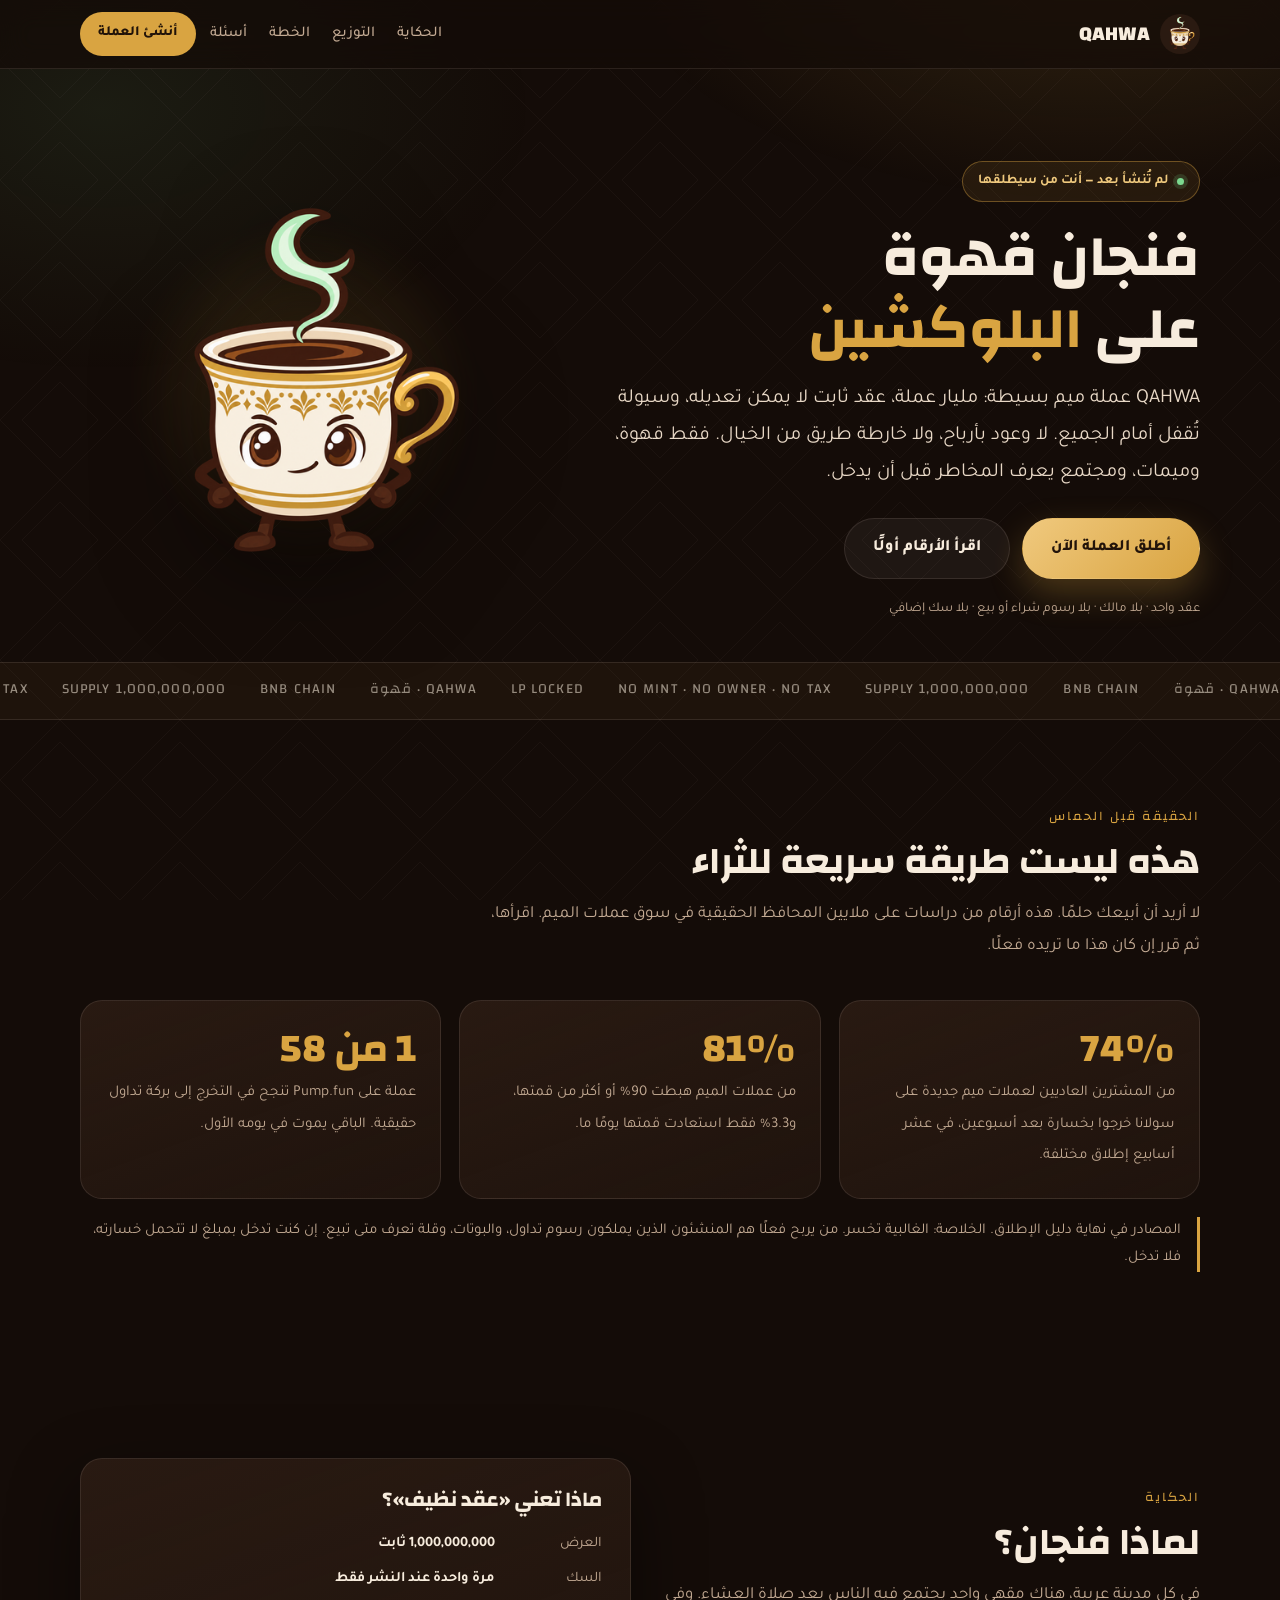
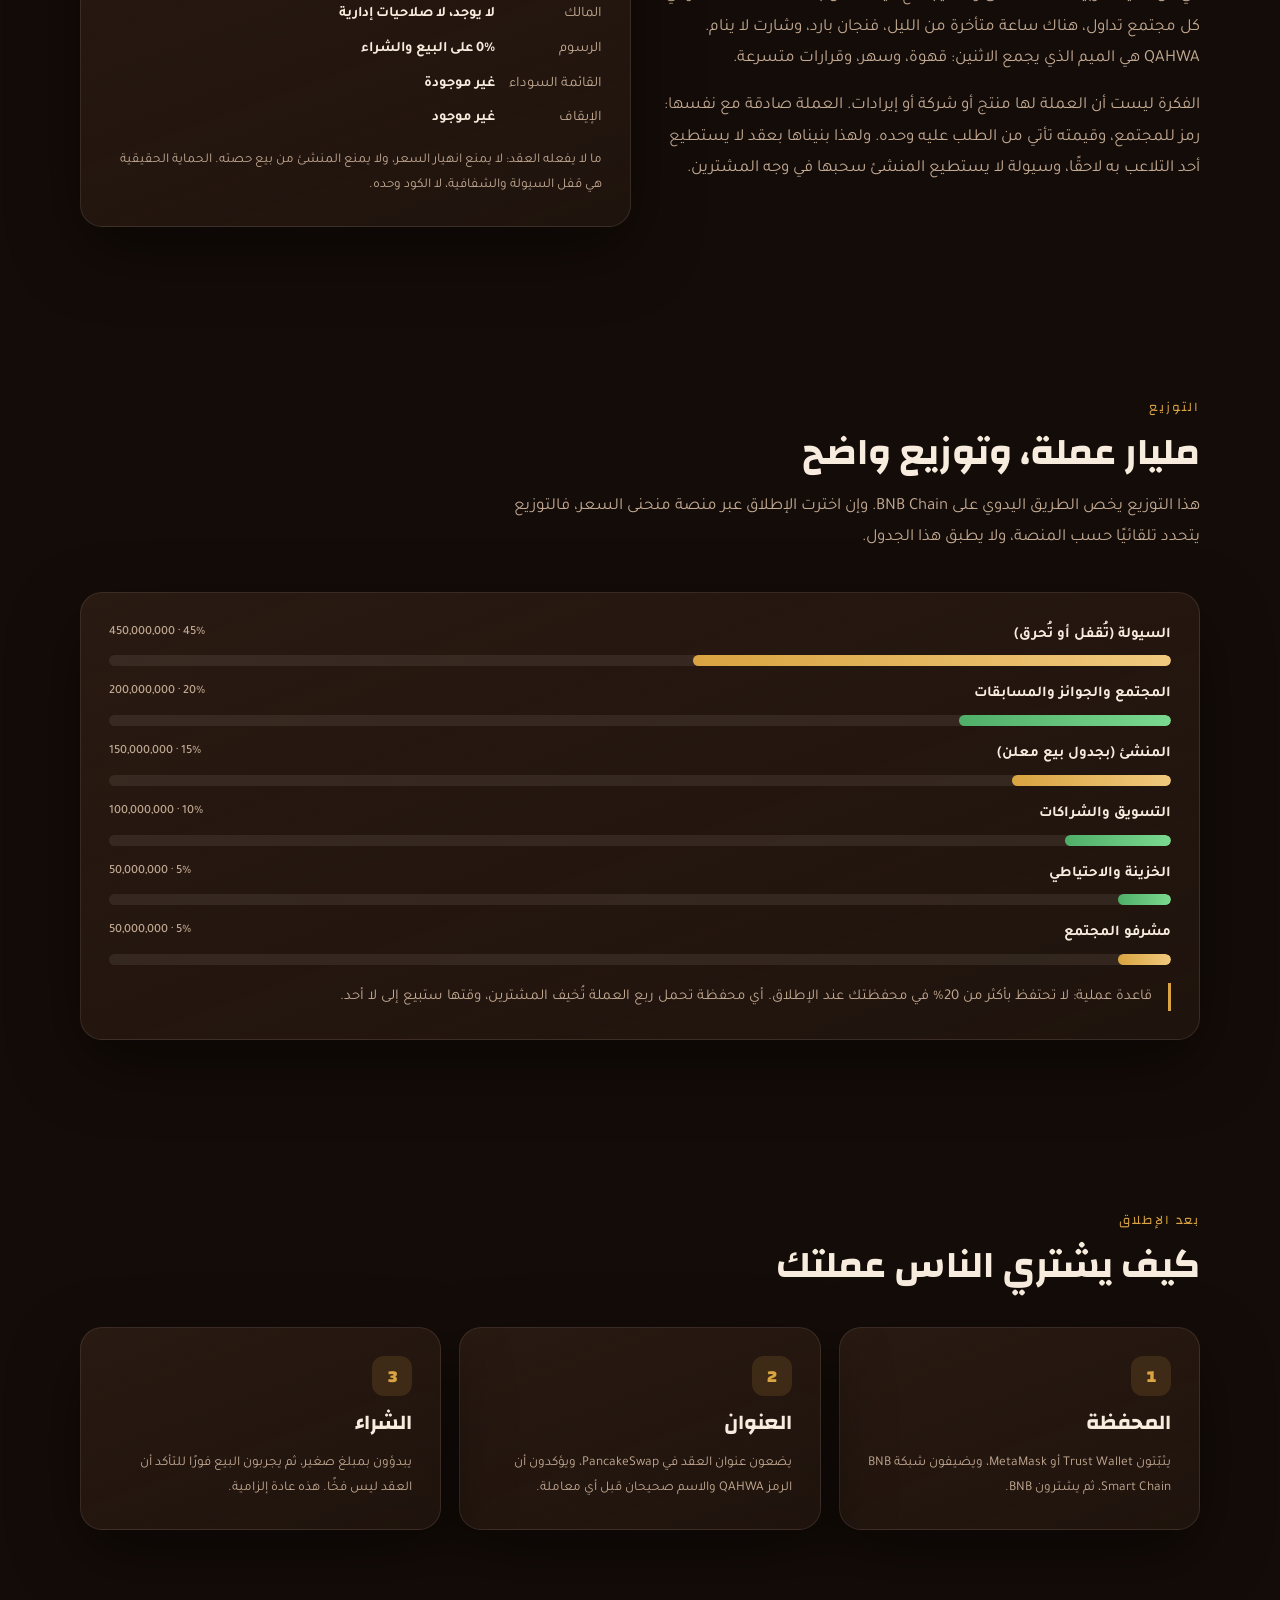
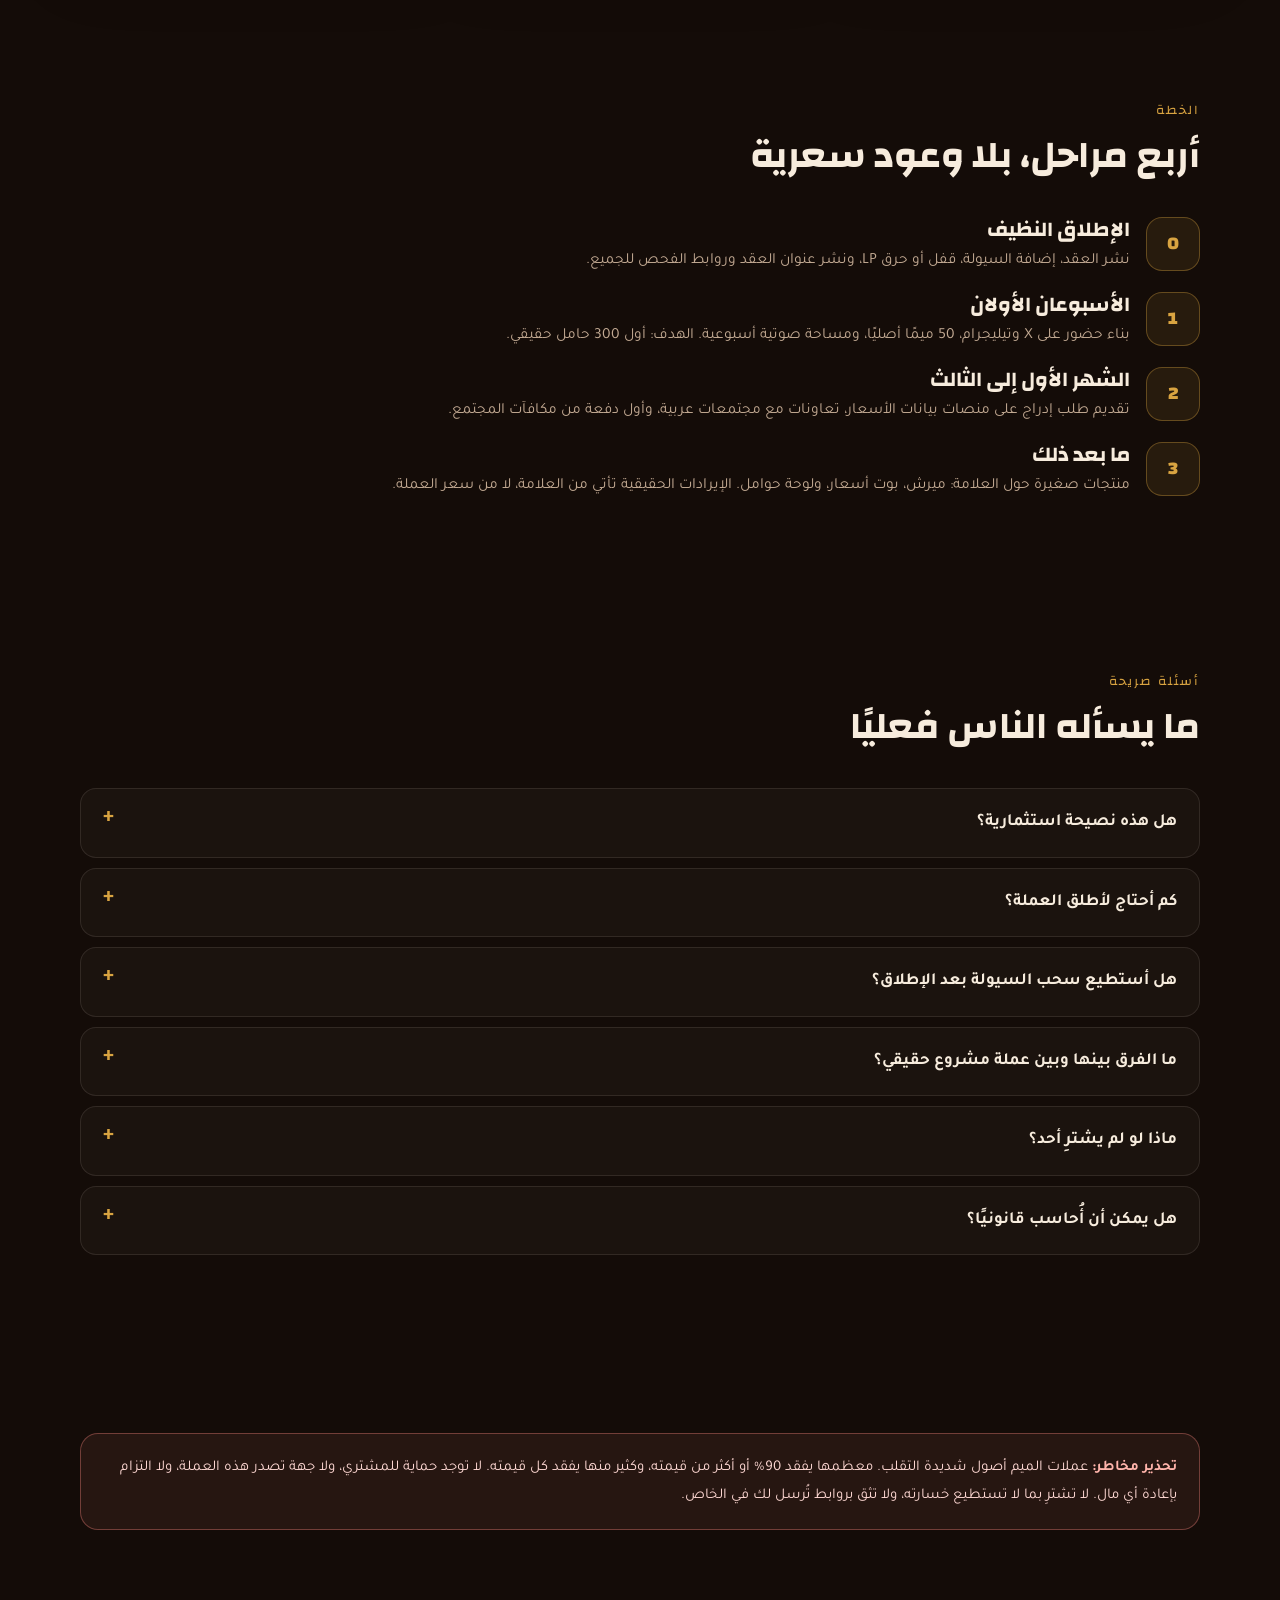
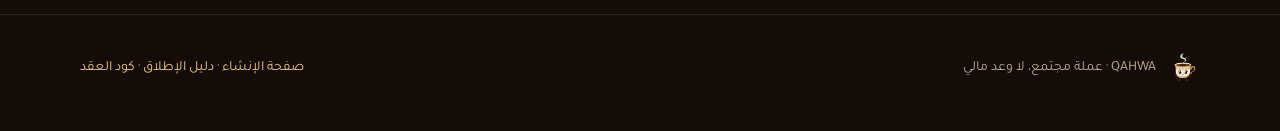
<file: index.html>
<!DOCTYPE html>
<html lang="ar" dir="rtl">
<head>
<meta charset="utf-8">
<meta name="viewport" content="width=device-width, initial-scale=1">
<title>QAHWA — عملة القهوة العربية</title>
<meta name="description" content="QAHWA عملة ميم على BNB Chain: عقد ثابت بلا مالك ولا سك إضافي، سيولة مقفلة، ومجتمع قهوة وشارت. اعرف المخاطر قبل أن تشتري.">
<meta property="og:title" content="QAHWA — عملة القهوة العربية">
<meta property="og:description" content="عملة ميم بعقد نظيف وسيولة مقفلة. القيمة تأتي من المجتمع، لا من الوعود.">
<meta property="og:image" content="https://files.manuscdn.com/user_upload_by_module/session_file/310519663857762102/jOclWRmcEulWExmc.png">
<meta name="theme-color" content="#140c08">
<link rel="icon" href="assets/logo.png">
<link rel="stylesheet" href="styles.css">
</head>
<body>

<nav class="nav">
  <div class="wrap nav-in">
    <a class="brand" href="index.html">
      <img src="assets/logo.png" alt="شعار QAHWA">
      <span>QAHWA</span>
    </a>
    <div class="nav-links">
      <a href="#story">الحكاية</a>
      <a href="#tokenomics">التوزيع</a>
      <a href="#roadmap">الخطة</a>
      <a href="#faq">أسئلة</a>
    </div>
    <a class="nav-cta" href="launch.html">أنشئ العملة</a>
  </div>
</nav>

<header class="hero">
  <div class="wrap hero-grid">
    <div>
      <div class="chip"><span class="dot"></span> لم تُنشأ بعد — أنت من سيطلقها</div>
      <h1>فنجان قهوة<br>على <span>البلوكشين</span></h1>
      <p class="lead">
        QAHWA عملة ميم بسيطة: مليار عملة، عقد ثابت لا يمكن تعديله،
        وسيولة تُقفل أمام الجميع. لا وعود بأرباح، ولا خارطة طريق من الخيال.
        فقط قهوة، وميمات، ومجتمع يعرف المخاطر قبل أن يدخل.
      </p>
      <div class="hero-actions">
        <a class="btn btn-primary" href="launch.html">أطلق العملة الآن</a>
        <a class="btn btn-ghost" href="#reality">اقرأ الأرقام أولًا</a>
      </div>
      <p class="small" style="margin:0">
        عقد واحد · بلا مالك · بلا رسوم شراء أو بيع · بلا سك إضافي
      </p>
    </div>
    <div class="hero-art">
      <img src="assets/logo.png" alt="فنجان QAHWA">
    </div>
  </div>
</header>

<div class="strip">
  <div class="strip-track">
    <span>QAHWA · قهوة</span><span>BNB CHAIN</span><span>1,000,000,000 SUPPLY</span>
    <span>NO MINT · NO OWNER · NO TAX</span><span>LP LOCKED</span>
    <span>QAHWA · قهوة</span><span>BNB CHAIN</span><span>1,000,000,000 SUPPLY</span>
    <span>NO MINT · NO OWNER · NO TAX</span><span>LP LOCKED</span>
  </div>
</div>

<section id="reality">
  <div class="wrap">
    <div class="section-head">
      <span class="eyebrow">الحقيقة قبل الحماس</span>
      <h2>هذه ليست طريقة سريعة للثراء</h2>
      <p>
        لا أريد أن أبيعك حلمًا. هذه أرقام من دراسات على ملايين المحافظ الحقيقية
        في سوق عملات الميم. اقرأها، ثم قرر إن كان هذا ما تريده فعلًا.
      </p>
    </div>
    <div class="grid-3">
      <div class="stat">
        <b>74%</b>
        <span>من المشترين العاديين لعملات ميم جديدة على سولانا خرجوا بخسارة بعد أسبوعين، في عشر أسابيع إطلاق مختلفة.</span>
      </div>
      <div class="stat">
        <b>81%</b>
        <span>من عملات الميم هبطت 90% أو أكثر من قمتها، و3.3% فقط استعادت قمتها يومًا ما.</span>
      </div>
      <div class="stat">
        <b>1 من 58</b>
        <span>عملة على Pump.fun تنجح في التخرج إلى بركة تداول حقيقية. الباقي يموت في يومه الأول.</span>
      </div>
    </div>
    <p class="note">
      المصادر في نهاية دليل الإطلاق. الخلاصة: الغالبية تخسر. من يربح فعلًا هم المنشئون
      الذين يملكون رسوم تداول، والبوتات، وقلة تعرف متى تبيع. إن كنت تدخل بمبلغ
      لا تتحمل خسارته، فلا تدخل.
    </p>
  </div>
</section>

<section id="story">
  <div class="wrap grid-2" style="align-items:center">
    <div>
      <span class="eyebrow">الحكاية</span>
      <h2>لماذا فنجان؟</h2>
      <p>
        في كل مدينة عربية، هناك مقهى واحد يجتمع فيه الناس بعد صلاة العشاء.
        وفي كل مجتمع تداول، هناك ساعة متأخرة من الليل، فنجان بارد، وشارت لا ينام.
        QAHWA هي الميم الذي يجمع الاثنين: قهوة، وسهر، وقرارات متسرعة.
      </p>
      <p>
        الفكرة ليست أن العملة لها منتج أو شركة أو إيرادات. العملة صادقة مع نفسها:
        رمز للمجتمع، وقيمته تأتي من الطلب عليه وحده. ولهذا بنيناها بعقد لا يستطيع
        أحد التلاعب به لاحقًا، وسيولة لا يستطيع المنشئ سحبها في وجه المشترين.
      </p>
    </div>
    <div class="card">
      <h3 style="margin-bottom:18px">ماذا تعني «عقد نظيف»؟</h3>
      <dl class="kv">
        <dt>العرض</dt><dd>1,000,000,000 ثابت</dd>
        <dt>السك</dt><dd>مرة واحدة عند النشر فقط</dd>
        <dt>المالك</dt><dd>لا يوجد، لا صلاحيات إدارية</dd>
        <dt>الرسوم</dt><dd>0% على البيع والشراء</dd>
        <dt>القائمة السوداء</dt><dd>غير موجودة</dd>
        <dt>الإيقاف</dt><dd>غير موجود</dd>
      </dl>
      <p class="small" style="margin-top:16px;margin-bottom:0">
        ما لا يفعله العقد: لا يمنع انهيار السعر، ولا يمنع المنشئ من بيع حصته.
        الحماية الحقيقية هي قفل السيولة والشفافية، لا الكود وحده.
      </p>
    </div>
  </div>
</section>

<section id="tokenomics">
  <div class="wrap">
    <div class="section-head">
      <span class="eyebrow">التوزيع</span>
      <h2>مليار عملة، وتوزيع واضح</h2>
      <p>
        هذا التوزيع يخص الطريق اليدوي على BNB Chain. وإن اخترت الإطلاق عبر منصة
        منحنى السعر، فالتوزيع يتحدد تلقائيًا حسب المنصة، ولا يطبق هذا الجدول.
      </p>
    </div>
    <div class="card">
      <div class="tokenomics">
        <div class="tok-row"><div class="tok-top"><span>السيولة (تُقفل أو تُحرق)</span><small>45% · 450,000,000</small></div><div class="bar"><i style="width:45%"></i></div></div>
        <div class="tok-row"><div class="tok-top"><span>المجتمع والجوائز والمسابقات</span><small>20% · 200,000,000</small></div><div class="bar mint"><i style="width:20%"></i></div></div>
        <div class="tok-row"><div class="tok-top"><span>المنشئ (بجدول بيع معلن)</span><small>15% · 150,000,000</small></div><div class="bar"><i style="width:15%"></i></div></div>
        <div class="tok-row"><div class="tok-top"><span>التسويق والشراكات</span><small>10% · 100,000,000</small></div><div class="bar mint"><i style="width:10%"></i></div></div>
        <div class="tok-row"><div class="tok-top"><span>الخزينة والاحتياطي</span><small>5% · 50,000,000</small></div><div class="bar mint"><i style="width:5%"></i></div></div>
        <div class="tok-row"><div class="tok-top"><span>مشرفو المجتمع</span><small>5% · 50,000,000</small></div><div class="bar"><i style="width:5%"></i></div></div>
      </div>
      <p class="note" style="margin-bottom:0">
        قاعدة عملية: لا تحتفظ بأكثر من 20% في محفظتك عند الإطلاق. أي محفظة تحمل
        ربع العملة تُخيف المشترين، وقتها ستبيع إلى لا أحد.
      </p>
    </div>
  </div>
</section>

<section id="buy">
  <div class="wrap">
    <div class="section-head">
      <span class="eyebrow">بعد الإطلاق</span>
      <h2>كيف يشتري الناس عملتك</h2>
    </div>
    <div class="grid-3">
      <div class="card">
        <div class="num">1</div>
        <h3>المحفظة</h3>
        <p class="small" style="margin:0">يثبّتون Trust Wallet أو MetaMask، ويضيفون شبكة BNB Smart Chain، ثم يشترون BNB.</p>
      </div>
      <div class="card">
        <div class="num">2</div>
        <h3>العنوان</h3>
        <p class="small" style="margin:0">يضعون عنوان العقد في PancakeSwap، ويؤكدون أن الرمز QAHWA والاسم صحيحان قبل أي معاملة.</p>
      </div>
      <div class="card">
        <div class="num">3</div>
        <h3>الشراء</h3>
        <p class="small" style="margin:0">يبدؤون بمبلغ صغير، ثم يجربون البيع فورًا للتأكد أن العقد ليس فخًا. هذه عادة إلزامية.</p>
      </div>
    </div>
  </div>
</section>

<section id="roadmap">
  <div class="wrap">
    <div class="section-head">
      <span class="eyebrow">الخطة</span>
      <h2>أربع مراحل، بلا وعود سعرية</h2>
    </div>
    <div class="timeline">
      <div class="tl-item">
        <div class="tl-badge">0</div>
        <div>
          <h3>الإطلاق النظيف</h3>
          <p>نشر العقد، إضافة السيولة، قفل أو حرق LP، ونشر عنوان العقد وروابط الفحص للجميع.</p>
        </div>
      </div>
      <div class="tl-item">
        <div class="tl-badge">1</div>
        <div>
          <h3>الأسبوعان الأولان</h3>
          <p>بناء حضور على X وتيليجرام، 50 ميمًا أصليًا، ومساحة صوتية أسبوعية. الهدف: أول 300 حامل حقيقي.</p>
        </div>
      </div>
      <div class="tl-item">
        <div class="tl-badge">2</div>
        <div>
          <h3>الشهر الأول إلى الثالث</h3>
          <p>تقديم طلب إدراج على منصات بيانات الأسعار، تعاونات مع مجتمعات عربية، وأول دفعة من مكافآت المجتمع.</p>
        </div>
      </div>
      <div class="tl-item">
        <div class="tl-badge">3</div>
        <div>
          <h3>ما بعد ذلك</h3>
          <p>منتجات صغيرة حول العلامة: ميرش، بوت أسعار، ولوحة حوامل. الإيرادات الحقيقية تأتي من العلامة، لا من سعر العملة.</p>
        </div>
      </div>
    </div>
  </div>
</section>

<section id="faq">
  <div class="wrap">
    <div class="section-head">
      <span class="eyebrow">أسئلة صريحة</span>
      <h2>ما يسأله الناس فعليًا</h2>
    </div>

    <details>
      <summary>هل هذه نصيحة استثمارية؟</summary>
      <p>لا. هذا محتوى تعليمي وأداة تقنية. العملات الرقمية عالية المخاطر، وعملات الميم هي الأعلى خطرًا بينها. لا تضع مالًا تحتاج إليه.</p>
    </details>

    <details>
      <summary>كم أحتاج لأطلق العملة؟</summary>
      <p>على BNB Chain: حوالي 5 دولارات غاز للنشر، ثم 10 إلى 30 دولارًا للسيولة الأولية. على Solana عبر Pump.fun: تكلفة الإنشاء صفر، وتحتاج دولارات قليلة من SOL للتداول الأول.</p>
    </details>

    <details>
      <summary>هل أستطيع سحب السيولة بعد الإطلاق؟</summary>
      <p>تقنيًا نعم إن لم تقفلها. ولهذا يقفلها المنشئون المحترمون أو يحرقونها فورًا. صفحة النشر هنا تمنحك رابط القفل مباشرة بعد الإنشاء.</p>
    </details>

    <details>
      <summary>ما الفرق بينها وبين عملة مشروع حقيقي؟</summary>
      <p>لا يوجد منتج يبيع خدمة، ولا إيرادات توزع على الحاملين. قيمة العملة هي ما يدفعه المشتري التالي فقط. هذا ليس عيبًا مخفيًا، بل تعريف العملة.</p>
    </details>

    <details>
      <summary>ماذا لو لم يشترِ أحد؟</summary>
      <p>تخسر تكاليف النشر والسيولة، وتبقى العملات في محفظتك بلا سوق. هذا هو السيناريو الأكثر احتمالًا إحصائيًا، وخطتك يجب أن تتحمله.</p>
    </details>

    <details>
      <summary>هل يمكن أن أُحاسب قانونيًا؟</summary>
      <p>نعم، إن وعدت بأرباح مضمونة، أو استخدمت أسماء مشاهير بلا إذن، أو ضخمت حجمًا وهميًا، أو بعت حصة كبيرة بعد ترويج مضلل. القواعد تختلف بين الدول، واستشر مختصًا في بلدك.</p>
    </details>
  </div>
</section>

<section>
  <div class="wrap">
    <div class="warn">
      <strong>تحذير مخاطر:</strong> عملات الميم أصول شديدة التقلب. معظمها يفقد 90% أو أكثر من قيمته،
      وكثير منها يفقد كل قيمته. لا توجد حماية للمشتري، ولا جهة تصدر هذه العملة، ولا التزام
      بإعادة أي مال. لا تشترِ بما لا تستطيع خسارته، ولا تثق بروابط تُرسل لك في الخاص.
    </div>
  </div>
</section>

<footer>
  <div class="wrap foot-in">
    <div style="display:flex;align-items:center;gap:10px">
      <img src="assets/logo.png" alt="" style="width:34px;height:34px;border-radius:50%">
      <span>QAHWA · عملة مجتمع، لا وعد مالي</span>
    </div>
    <div>
      <a href="launch.html">صفحة الإنشاء</a> ·
      <a href="guide.pdf">دليل الإطلاق</a> ·
      <a href="Qahwa.sol">كود العقد</a>
    </div>
  </div>
</footer>

</body>
</html>
</file>
<file: styles.css>
@import url('https://fonts.googleapis.com/css2?family=Changa:wght@600;700;800&family=Tajawal:wght@400;500;700;800&display=swap');

:root {
  --espresso: #140c08;
  --coffee: #1e120c;
  --card: #291a12;
  --card-2: #332116;
  --cream: #f7ecdd;
  --muted: #c3aa93;
  --gold: #d9a441;
  --gold-soft: #f0c97e;
  --mint: #7bd88f;
  --line: rgba(247, 236, 221, 0.1);
  --shadow: 0 24px 70px rgba(0, 0, 0, 0.45);
  --radius: 22px;
}

* { box-sizing: border-box; }

html { scroll-behavior: smooth; }

body {
  margin: 0;
  background: var(--espresso);
  color: var(--cream);
  font-family: 'Tajawal', system-ui, -apple-system, 'Segoe UI', sans-serif;
  font-size: 17px;
  line-height: 1.85;
  -webkit-font-smoothing: antialiased;
  overflow-x: hidden;
}

body::before {
  content: "";
  position: fixed;
  inset: 0;
  pointer-events: none;
  z-index: 0;
  background:
    radial-gradient(760px 420px at 85% -8%, rgba(217, 164, 65, 0.16), transparent 65%),
    radial-gradient(620px 380px at 8% 12%, rgba(123, 216, 143, 0.08), transparent 70%),
    url("data:image/svg+xml,%3Csvg xmlns='http://www.w3.org/2000/svg' width='120' height='120' viewBox='0 0 120 120'%3E%3Cg fill='none' stroke='%23f7ecdd' stroke-opacity='0.035' stroke-width='1'%3E%3Cpath d='M60 0l60 60-60 60L0 60z'/%3E%3Cpath d='M60 22l38 38-38 38-38-38z'/%3E%3C/g%3E%3C/svg%3E");
}

.wrap {
  position: relative;
  z-index: 1;
  width: min(1120px, calc(100% - 40px));
  margin: 0 auto;
}

a { color: var(--gold-soft); text-decoration: none; }
a:hover { color: var(--cream); }

h1, h2, h3, h4 {
  font-family: 'Changa', 'Tajawal', sans-serif;
  line-height: 1.25;
  margin: 0 0 14px;
  font-weight: 700;
  letter-spacing: 0;
}

h1 { font-size: clamp(34px, 6vw, 58px); }
h2 { font-size: clamp(26px, 4vw, 38px); }
h3 { font-size: 21px; }

p { margin: 0 0 16px; color: var(--muted); }

.lead { font-size: clamp(17px, 2.2vw, 20px); color: #e8d8c6; }

/* ---------- nav ---------- */
.nav {
  position: sticky;
  top: 0;
  z-index: 40;
  backdrop-filter: blur(14px);
  background: rgba(20, 12, 8, 0.72);
  border-bottom: 1px solid var(--line);
}

.nav-in {
  display: flex;
  align-items: center;
  gap: 14px;
  padding: 12px 0;
}

.brand {
  display: flex;
  align-items: center;
  gap: 10px;
  font-family: 'Changa', sans-serif;
  font-weight: 800;
  font-size: 20px;
  color: var(--cream);
}

.brand img { width: 40px; height: 40px; border-radius: 50%; background: #2a1a11; }

.nav-links {
  display: flex;
  gap: 22px;
  margin-inline-start: auto;
  font-size: 15px;
  font-weight: 500;
}

.nav-links a { color: var(--muted); }
.nav-links a:hover { color: var(--cream); }

.nav-cta {
  padding: 9px 18px;
  border-radius: 999px;
  background: var(--gold);
  color: #201208 !important;
  font-weight: 800;
  font-size: 14px;
  white-space: nowrap;
}

@media (max-width: 760px) {
  .nav-links { display: none; }
  .nav-cta { margin-inline-start: auto; }
}

/* ---------- hero ---------- */
.hero {
  padding: clamp(48px, 8vw, 92px) 0 40px;
}

.hero-grid {
  display: grid;
  grid-template-columns: 1.15fr 0.85fr;
  gap: clamp(24px, 5vw, 64px);
  align-items: center;
}

@media (max-width: 860px) {
  .hero-grid { grid-template-columns: 1fr; }
  .hero-art { order: -1; max-width: 320px; margin: 0 auto; }
}

.chip {
  display: inline-flex;
  align-items: center;
  gap: 8px;
  padding: 7px 15px;
  border: 1px solid rgba(217, 164, 65, 0.4);
  border-radius: 999px;
  background: rgba(217, 164, 65, 0.09);
  color: var(--gold-soft);
  font-size: 13.5px;
  font-weight: 700;
  margin-bottom: 20px;
}

.dot {
  width: 7px; height: 7px; border-radius: 50%;
  background: var(--mint);
  box-shadow: 0 0 0 4px rgba(123, 216, 143, 0.16);
}

.hero h1 span { color: var(--gold); }

.hero-actions {
  display: flex;
  flex-wrap: wrap;
  gap: 12px;
  margin: 26px 0 18px;
}

.btn {
  display: inline-flex;
  align-items: center;
  justify-content: center;
  gap: 9px;
  padding: 15px 28px;
  border-radius: 999px;
  border: 1px solid transparent;
  font-family: 'Tajawal', sans-serif;
  font-weight: 800;
  font-size: 16px;
  cursor: pointer;
  transition: transform .18s ease, box-shadow .18s ease, background .18s ease;
}

.btn:hover { transform: translateY(-2px); }

.btn-primary {
  background: linear-gradient(135deg, var(--gold-soft), var(--gold));
  color: #23140a;
  box-shadow: 0 14px 34px rgba(217, 164, 65, 0.28);
}

.btn-ghost {
  background: rgba(247, 236, 221, 0.05);
  border-color: var(--line);
  color: var(--cream);
}

.btn:disabled { opacity: .45; cursor: not-allowed; transform: none; }

.hero-art { position: relative; display: grid; place-items: center; }

.hero-art::after {
  content: "";
  position: absolute;
  width: 78%;
  aspect-ratio: 1;
  border-radius: 50%;
  background: radial-gradient(circle, rgba(217, 164, 65, 0.26), transparent 68%);
  filter: blur(18px);
  z-index: -1;
}

.hero-art img {
  width: 100%;
  max-width: 420px;
  filter: drop-shadow(0 26px 50px rgba(0, 0, 0, 0.55));
  animation: float 7s ease-in-out infinite;
}

@keyframes float {
  0%, 100% { transform: translateY(0) rotate(-1deg); }
  50% { transform: translateY(-14px) rotate(1deg); }
}

/* ---------- ticker strip ---------- */
.strip {
  border-block: 1px solid var(--line);
  background: rgba(217, 164, 65, 0.05);
  overflow: hidden;
  padding: 12px 0;
  white-space: nowrap;
}

.strip-track {
  display: inline-flex;
  gap: 34px;
  animation: slide 26s linear infinite;
  font-family: 'Changa', sans-serif;
  font-size: 14px;
  letter-spacing: .08em;
  color: rgba(247, 236, 221, 0.55);
}

@keyframes slide {
  from { transform: translateX(0); }
  to { transform: translateX(50%); }
}

/* ---------- sections ---------- */
section { padding: clamp(46px, 7vw, 84px) 0; position: relative; }

.section-head { max-width: 720px; margin-bottom: 38px; }
.section-head p { margin-bottom: 0; }

.eyebrow {
  font-family: 'Changa', sans-serif;
  font-size: 13px;
  letter-spacing: .16em;
  color: var(--gold);
  text-transform: uppercase;
  margin-bottom: 10px;
  display: block;
}

/* ---------- reality cards ---------- */
.grid-3 {
  display: grid;
  grid-template-columns: repeat(3, 1fr);
  gap: 18px;
}

@media (max-width: 860px) { .grid-3 { grid-template-columns: 1fr; } }

.stat {
  background: linear-gradient(160deg, var(--card), rgba(41, 26, 18, 0.55));
  border: 1px solid var(--line);
  border-radius: var(--radius);
  padding: 26px 24px;
}

.stat b {
  display: block;
  font-family: 'Changa', sans-serif;
  font-size: 40px;
  line-height: 1.1;
  color: var(--gold);
  margin-bottom: 6px;
}

.stat span { font-size: 15px; color: var(--muted); }

/* ---------- cards ---------- */
.card {
  background: linear-gradient(160deg, var(--card), rgba(41, 26, 18, 0.55));
  border: 1px solid var(--line);
  border-radius: var(--radius);
  padding: 28px;
  box-shadow: var(--shadow);
}

.grid-2 {
  display: grid;
  grid-template-columns: repeat(2, 1fr);
  gap: 18px;
}

@media (max-width: 860px) { .grid-2 { grid-template-columns: 1fr; } }

.num {
  display: grid;
  place-items: center;
  width: 40px; height: 40px;
  border-radius: 12px;
  background: rgba(217, 164, 65, 0.14);
  color: var(--gold);
  font-family: 'Changa', sans-serif;
  font-weight: 800;
  margin-bottom: 14px;
}

/* ---------- tokenomics ---------- */
.tokenomics { display: grid; gap: 14px; }

.tok-row { display: grid; gap: 7px; }

.tok-top {
  display: flex;
  justify-content: space-between;
  font-size: 15px;
  font-weight: 700;
  color: var(--cream);
}

.tok-top small { color: var(--muted); font-weight: 500; }

.bar {
  height: 11px;
  border-radius: 999px;
  background: rgba(247, 236, 221, 0.08);
  overflow: hidden;
}

.bar i {
  display: block;
  height: 100%;
  border-radius: 999px;
  background: linear-gradient(90deg, var(--gold), var(--gold-soft));
}

.bar.mint i { background: linear-gradient(90deg, #4fae68, var(--mint)); }

/* ---------- steps / roadmap ---------- */
.timeline { position: relative; display: grid; gap: 16px; }

.tl-item {
  display: grid;
  grid-template-columns: 54px 1fr;
  gap: 16px;
  align-items: start;
}

.tl-badge {
  width: 54px; height: 54px;
  display: grid; place-items: center;
  border-radius: 16px;
  border: 1px solid rgba(217, 164, 65, 0.35);
  background: rgba(217, 164, 65, 0.1);
  color: var(--gold);
  font-family: 'Changa', sans-serif;
  font-weight: 800;
  font-size: 18px;
}

.tl-item h3 { margin-bottom: 4px; }
.tl-item p { margin: 0; font-size: 15.5px; }

/* ---------- faq ---------- */
details {
  border: 1px solid var(--line);
  border-radius: 16px;
  background: rgba(247, 236, 221, 0.03);
  padding: 18px 22px;
  margin-bottom: 10px;
}

details summary {
  cursor: pointer;
  font-weight: 700;
  color: var(--cream);
  list-style: none;
  display: flex;
  justify-content: space-between;
  gap: 16px;
}

details summary::-webkit-details-marker { display: none; }
details summary::after { content: "+"; color: var(--gold); font-size: 22px; line-height: 1; }
details[open] summary::after { content: "−"; }
details p { margin: 12px 0 0; font-size: 15.5px; }

/* ---------- warning ---------- */
.warn {
  border: 1px solid rgba(255, 138, 128, 0.35);
  background: rgba(255, 138, 128, 0.08);
  border-radius: 18px;
  padding: 20px 22px;
  color: #ffd9d4;
  font-size: 15px;
}

.warn strong { color: #ffb4ab; }

.note {
  border-inline-start: 3px solid var(--gold);
  padding-inline-start: 16px;
  color: var(--muted);
  font-size: 15px;
  margin: 18px 0;
}

/* ---------- footer ---------- */
footer {
  border-top: 1px solid var(--line);
  padding: 36px 0 46px;
  font-size: 14px;
  color: var(--muted);
}

.foot-in { display: flex; flex-wrap: wrap; gap: 18px; align-items: center; justify-content: space-between; }

/* ---------- launch page ---------- */
.launch-head { padding: 34px 0 10px; text-align: center; }

.launch {
  max-width: 760px;
  margin: 0 auto 70px;
  display: grid;
  gap: 16px;
}

.step {
  border: 1px solid var(--line);
  border-radius: var(--radius);
  background: linear-gradient(160deg, var(--card), rgba(41, 26, 18, 0.5));
  padding: 22px;
  opacity: .55;
  transition: opacity .25s ease, border-color .25s ease;
}

.step.active { opacity: 1; border-color: rgba(217, 164, 65, 0.45); }
.step.done { opacity: 1; border-color: rgba(123, 216, 143, 0.4); }

.step-head { display: flex; align-items: center; gap: 12px; margin-bottom: 10px; }

.step-no {
  width: 30px; height: 30px;
  display: grid; place-items: center;
  border-radius: 50%;
  background: rgba(247, 236, 221, 0.08);
  font-size: 14px;
  font-weight: 800;
  color: var(--gold);
  flex: none;
}

.step.done .step-no { background: rgba(123, 216, 143, 0.16); color: var(--mint); }

.step-head h3 { margin: 0; font-size: 19px; }

.mono {
  font-family: ui-monospace, SFMono-Regular, Menlo, Consolas, monospace;
  direction: ltr;
  text-align: left;
  font-size: 13px;
  word-break: break-all;
  background: rgba(0, 0, 0, 0.35);
  border: 1px solid var(--line);
  border-radius: 12px;
  padding: 10px 12px;
  color: #e6d4bf;
}

.chain-grid { display: grid; grid-template-columns: 1fr 1fr; gap: 12px; }

@media (max-width: 620px) { .chain-grid { grid-template-columns: 1fr; } }

.chain {
  border: 1px solid var(--line);
  border-radius: 16px;
  padding: 16px;
  cursor: pointer;
  background: rgba(0, 0, 0, 0.18);
  transition: border-color .2s, background .2s;
}

.chain:hover { border-color: rgba(217, 164, 65, .4); }
.chain.sel { border-color: var(--gold); background: rgba(217, 164, 65, 0.09); }

.chain b { display: block; color: var(--cream); font-size: 16px; }
.chain small { color: var(--muted); font-size: 13px; }

.log {
  font-family: ui-monospace, monospace;
  direction: ltr;
  text-align: left;
  font-size: 12.5px;
  line-height: 1.7;
  background: #0d0704;
  border: 1px solid var(--line);
  border-radius: 14px;
  padding: 14px;
  max-height: 220px;
  overflow: auto;
  color: #b9e6c4;
  white-space: pre-wrap;
  display: none;
}

.log.show { display: block; }

.ok-box {
  border: 1px solid rgba(123, 216, 143, 0.45);
  background: rgba(123, 216, 143, 0.08);
  border-radius: var(--radius);
  padding: 22px;
  display: none;
}

.ok-box.show { display: block; }

.ok-box h3 { color: var(--mint); }

.row { display: flex; flex-wrap: wrap; gap: 10px; margin-top: 12px; }

.mini {
  padding: 10px 16px;
  border-radius: 999px;
  border: 1px solid var(--line);
  background: rgba(247, 236, 221, 0.05);
  color: var(--cream);
  font-size: 14px;
  font-weight: 700;
  cursor: pointer;
}

.mini:hover { border-color: var(--gold); }

.check {
  display: flex;
  gap: 10px;
  align-items: flex-start;
  font-size: 14.5px;
  color: var(--muted);
  margin: 6px 0;
}

.check input { margin-top: 6px; width: 18px; height: 18px; accent-color: var(--gold); flex: none; }

.kv { display: grid; grid-template-columns: auto 1fr; gap: 8px 14px; font-size: 14.5px; }
.kv dt { color: var(--muted); }
.kv dd { margin: 0; color: var(--cream); font-weight: 700; }

.tag {
  display: inline-block;
  padding: 3px 10px;
  border-radius: 999px;
  background: rgba(123, 216, 143, .12);
  color: var(--mint);
  font-size: 12px;
  font-weight: 700;
}

.center { text-align: center; }
.small { font-size: 13.5px; }
.mt-0 { margin-top: 0; }
</file>
